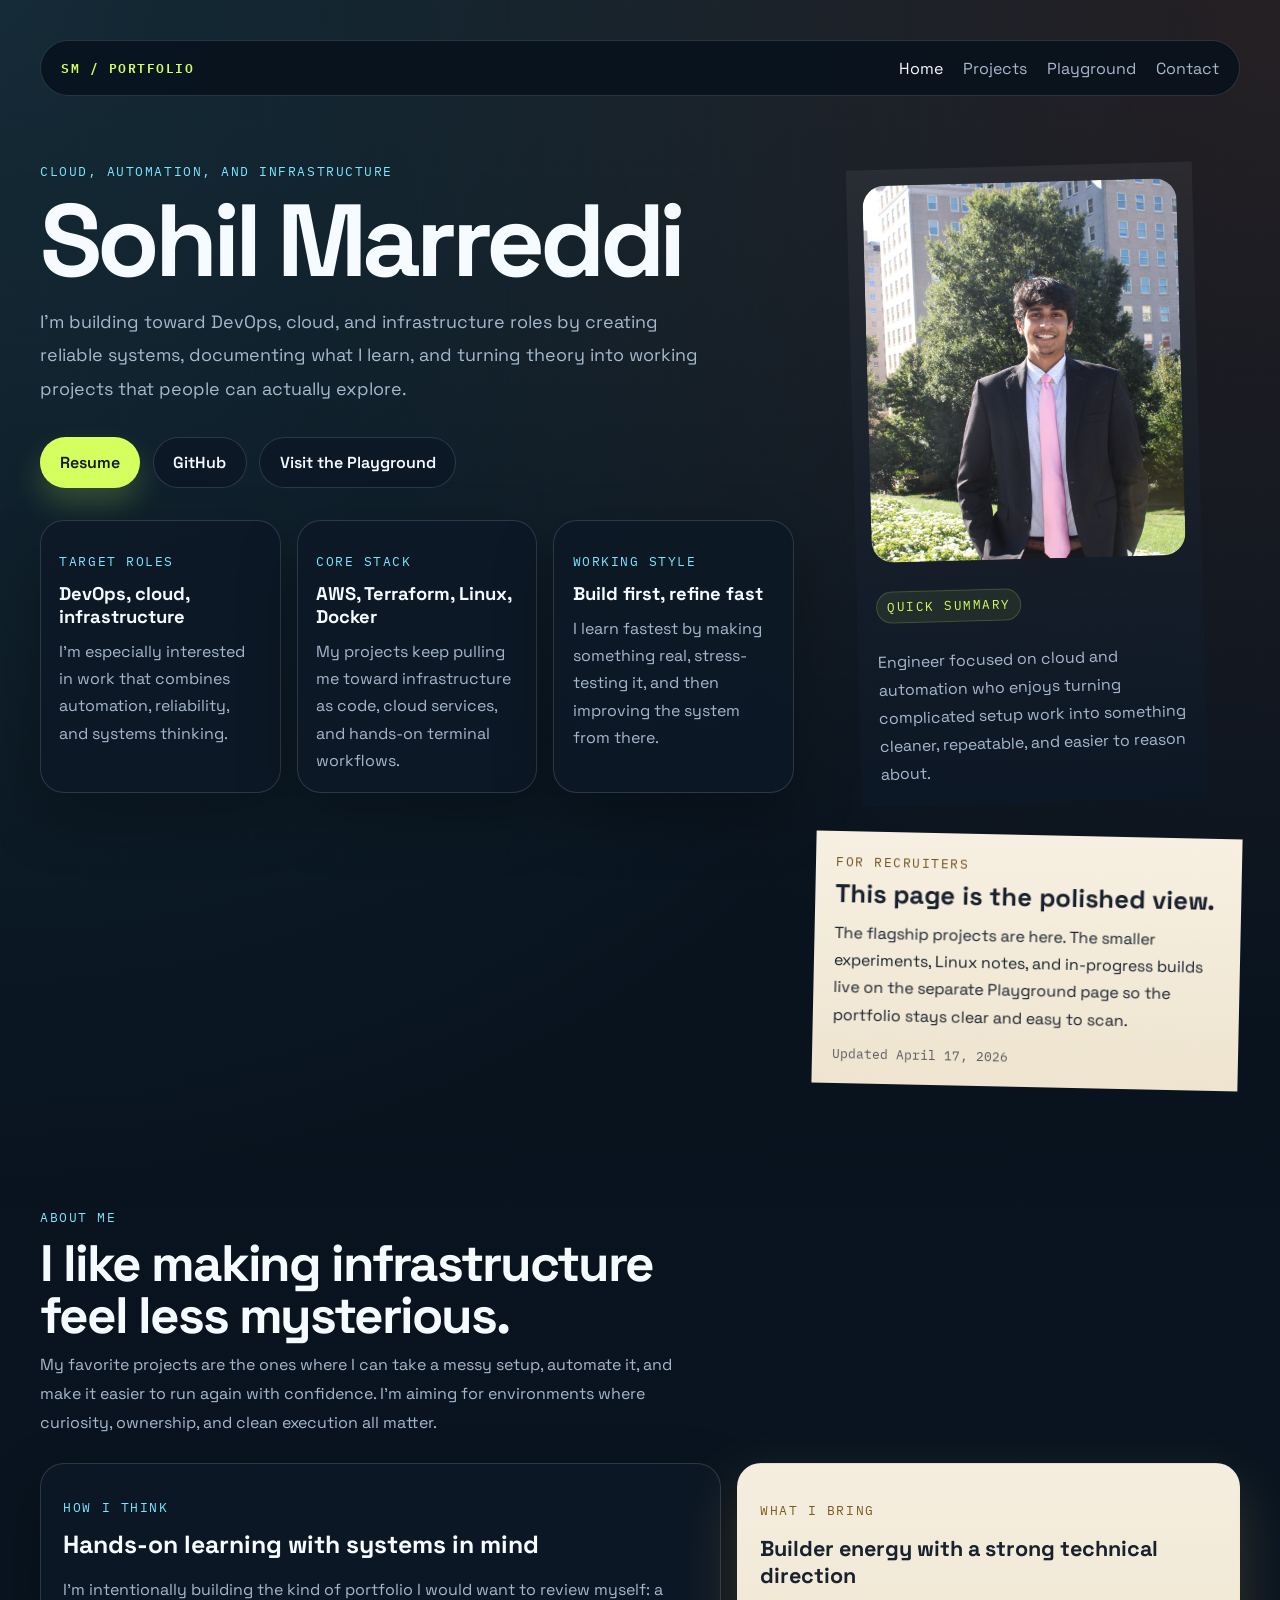
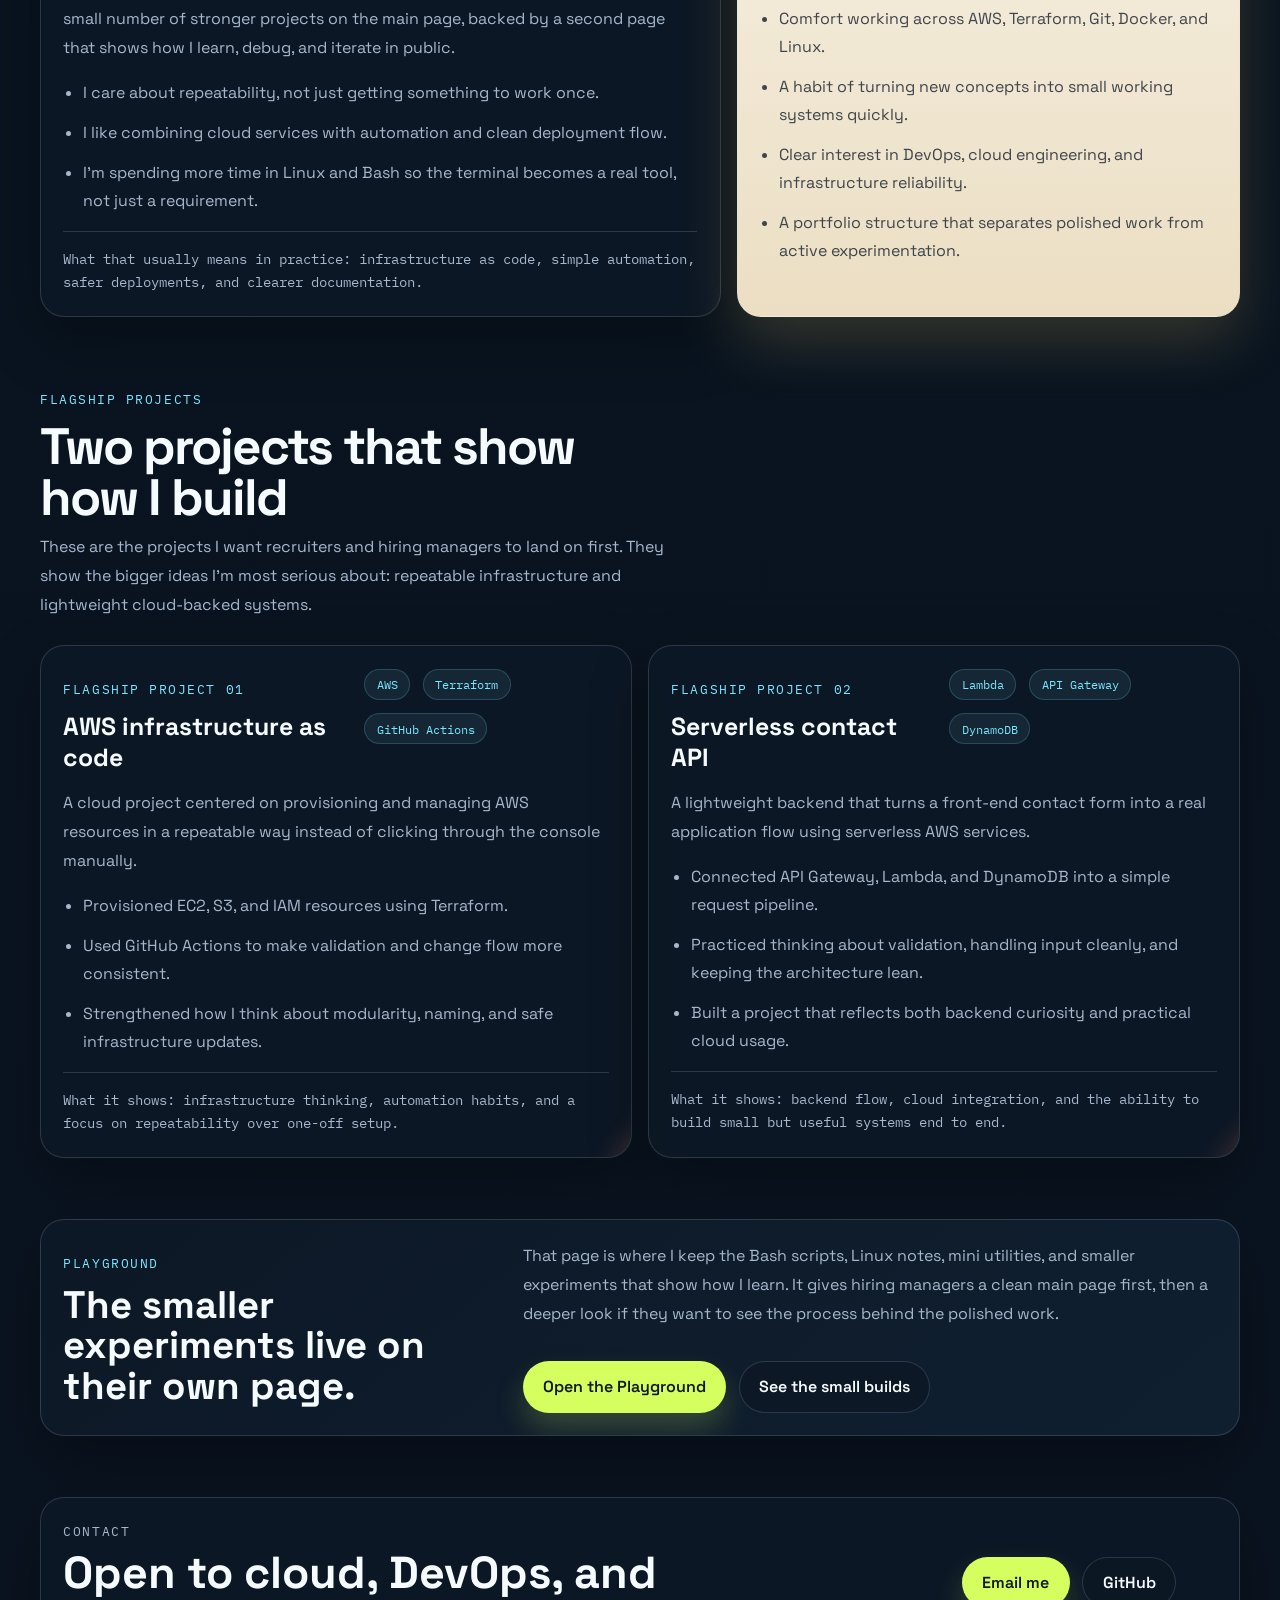
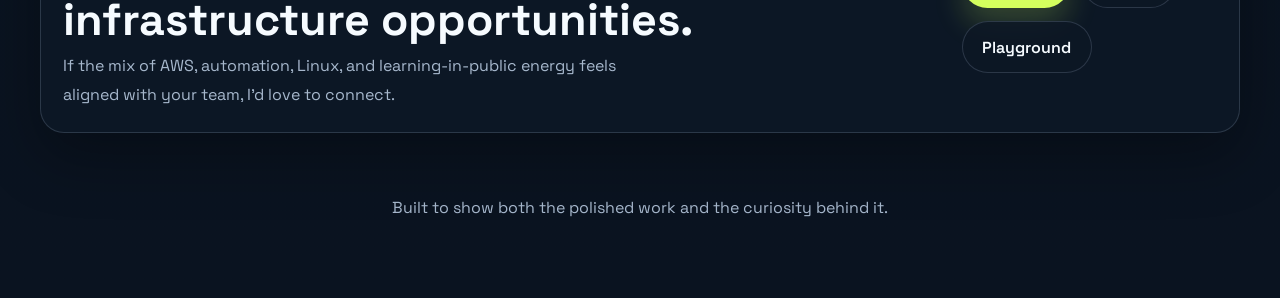
<file: index.html>
<!DOCTYPE html>
<html lang="en">
  <head>
    <meta charset="UTF-8" />
    <meta name="viewport" content="width=device-width, initial-scale=1.0" />
    <meta
      name="description"
      content="Sohil Marreddi is building toward cloud, DevOps, and infrastructure roles through hands-on AWS, Terraform, serverless, Linux, and automation projects."
    />
    <title>Sohil Marreddi | Cloud and DevOps Portfolio</title>

    <link rel="preconnect" href="https://fonts.googleapis.com" />
    <link rel="preconnect" href="https://fonts.gstatic.com" crossorigin />
    <link
      href="https://fonts.googleapis.com/css2?family=IBM+Plex+Mono:wght@400;500;600&amp;family=Space+Grotesk:wght@400;500;700&amp;display=swap"
      rel="stylesheet"
    />

    <link rel="stylesheet" href="style.css" />
  </head>

  <body>
    <div class="page-shell">
      <header class="hero" id="top">
        <nav class="topbar" aria-label="Primary">
          <a class="brand" href="index.html">SM / Portfolio</a>

          <div class="nav-links">
            <a href="index.html" aria-current="page">Home</a>
            <a href="#projects">Projects</a>
            <a href="playground.html">Playground</a>
            <a href="#contact">Contact</a>
          </div>
        </nav>

        <div class="hero-grid">
          <div class="hero-copy">
            <p class="eyebrow">Cloud, automation, and infrastructure</p>
            <h1>Sohil Marreddi</h1>
            <p class="hero-intro">
              I&apos;m building toward DevOps, cloud, and infrastructure roles by
              creating reliable systems, documenting what I learn, and turning
              theory into working projects that people can actually explore.
            </p>

            <div class="hero-actions">
              <a
                class="button button-primary"
                href="assets/SohilMarreddi_Resume.pdf"
                target="_blank"
                rel="noreferrer"
                >Resume</a
              >
              <a
                class="button button-secondary"
                href="https://github.com/sohil2504"
                target="_blank"
                rel="noreferrer"
                >GitHub</a
              >
              <a class="button button-secondary" href="playground.html">Visit the Playground</a>
            </div>

            <div class="signal-grid">
              <article class="signal-card">
                <p class="card-label">Target Roles</p>
                <h2>DevOps, cloud, infrastructure</h2>
                <p>
                  I&apos;m especially interested in work that combines automation,
                  reliability, and systems thinking.
                </p>
              </article>

              <article class="signal-card">
                <p class="card-label">Core Stack</p>
                <h2>AWS, Terraform, Linux, Docker</h2>
                <p>
                  My projects keep pulling me toward infrastructure as code,
                  cloud services, and hands-on terminal workflows.
                </p>
              </article>

              <article class="signal-card">
                <p class="card-label">Working Style</p>
                <h2>Build first, refine fast</h2>
                <p>
                  I learn fastest by making something real, stress-testing it,
                  and then improving the system from there.
                </p>
              </article>
            </div>
          </div>

          <div class="hero-side">
            <figure class="profile-card">
              <div class="profile-frame">
                <img src="assets/Profile-fixed.jpg" alt="Portrait of Sohil Marreddi" />
              </div>

              <figcaption>
                <p class="profile-tag">Quick Summary</p>
                <p>
                  Engineer focused on cloud and automation who enjoys turning
                  complicated setup work into something cleaner, repeatable, and
                  easier to reason about.
                </p>
              </figcaption>
            </figure>

            <article class="note-card">
              <p class="note-label">For recruiters</p>
              <h2>This page is the polished view.</h2>
              <p>
                The flagship projects are here. The smaller experiments, Linux
                notes, and in-progress builds live on the separate Playground
                page so the portfolio stays clear and easy to scan.
              </p>
              <time datetime="2026-04-17">Updated April 17, 2026</time>
            </article>
          </div>
        </div>
      </header>

      <main>
        <section class="section" id="about">
          <div class="section-heading">
            <p class="section-tag">About Me</p>
            <h2>I like making infrastructure feel less mysterious.</h2>
            <p>
              My favorite projects are the ones where I can take a messy setup,
              automate it, and make it easier to run again with confidence. I&apos;m
              aiming for environments where curiosity, ownership, and clean
              execution all matter.
            </p>
          </div>

          <div class="about-grid">
            <article class="story-card">
              <div class="story-top">
                <div>
                  <p class="card-label">How I Think</p>
                  <h3>Hands-on learning with systems in mind</h3>
                </div>
              </div>

              <p class="story-copy">
                I&apos;m intentionally building the kind of portfolio I would want
                to review myself: a small number of stronger projects on the main
                page, backed by a second page that shows how I learn, debug, and
                iterate in public.
              </p>

              <ul class="story-list">
                <li>I care about repeatability, not just getting something to work once.</li>
                <li>I like combining cloud services with automation and clean deployment flow.</li>
                <li>I&apos;m spending more time in Linux and Bash so the terminal becomes a real tool, not just a requirement.</li>
              </ul>

              <p class="mini-note">
                What that usually means in practice: infrastructure as code,
                simple automation, safer deployments, and clearer documentation.
              </p>
            </article>

            <article class="experiment-card accent-paper">
              <p class="card-label">What I Bring</p>
              <h3>Builder energy with a strong technical direction</h3>
              <ul class="story-list">
                <li>Comfort working across AWS, Terraform, Git, Docker, and Linux.</li>
                <li>A habit of turning new concepts into small working systems quickly.</li>
                <li>Clear interest in DevOps, cloud engineering, and infrastructure reliability.</li>
                <li>A portfolio structure that separates polished work from active experimentation.</li>
              </ul>
            </article>
          </div>
        </section>

        <section class="section" id="projects">
          <div class="section-heading">
            <p class="section-tag">Flagship Projects</p>
            <h2>Two projects that show how I build</h2>
            <p>
              These are the projects I want recruiters and hiring managers to
              land on first. They show the bigger ideas I&apos;m most serious about:
              repeatable infrastructure and lightweight cloud-backed systems.
            </p>
          </div>

          <div class="flagship-grid">
            <article class="story-card flagship-card">
              <div class="story-top">
                <div>
                  <p class="card-label">Flagship Project 01</p>
                  <h3>AWS infrastructure as code</h3>
                </div>

                <div class="chip-row" aria-label="AWS infrastructure stack">
                  <span class="chip">AWS</span>
                  <span class="chip">Terraform</span>
                  <span class="chip">GitHub Actions</span>
                </div>
              </div>

              <p class="story-copy">
                A cloud project centered on provisioning and managing AWS
                resources in a repeatable way instead of clicking through the
                console manually.
              </p>

              <ul class="story-list">
                <li>Provisioned EC2, S3, and IAM resources using Terraform.</li>
                <li>Used GitHub Actions to make validation and change flow more consistent.</li>
                <li>Strengthened how I think about modularity, naming, and safe infrastructure updates.</li>
              </ul>

              <p class="mini-note">
                What it shows: infrastructure thinking, automation habits, and
                a focus on repeatability over one-off setup.
              </p>
            </article>

            <article class="story-card flagship-card">
              <div class="story-top">
                <div>
                  <p class="card-label">Flagship Project 02</p>
                  <h3>Serverless contact API</h3>
                </div>

                <div class="chip-row" aria-label="Serverless stack">
                  <span class="chip">Lambda</span>
                  <span class="chip">API Gateway</span>
                  <span class="chip">DynamoDB</span>
                </div>
              </div>

              <p class="story-copy">
                A lightweight backend that turns a front-end contact form into a
                real application flow using serverless AWS services.
              </p>

              <ul class="story-list">
                <li>Connected API Gateway, Lambda, and DynamoDB into a simple request pipeline.</li>
                <li>Practiced thinking about validation, handling input cleanly, and keeping the architecture lean.</li>
                <li>Built a project that reflects both backend curiosity and practical cloud usage.</li>
              </ul>

              <p class="mini-note">
                What it shows: backend flow, cloud integration, and the ability
                to build small but useful systems end to end.
              </p>
            </article>
          </div>
        </section>

        <section class="section" id="playground-preview">
          <div class="blueprint-card">
            <div>
              <p class="section-tag">Playground</p>
              <h2>The smaller experiments live on their own page.</h2>
            </div>

            <div class="preview-copy">
              <p>
                That page is where I keep the Bash scripts, Linux notes, mini
                utilities, and smaller experiments that show how I learn. It
                gives hiring managers a clean main page first, then a deeper
                look if they want to see the process behind the polished work.
              </p>

              <div class="hero-actions">
                <a class="button button-primary" href="playground.html">Open the Playground</a>
                <a class="button button-secondary" href="playground.html#experiments"
                  >See the small builds</a
                >
              </div>
            </div>
          </div>
        </section>

        <section class="section" id="contact">
          <div class="contact-card">
            <div>
              <p class="section-tag">Contact</p>
              <h2>Open to cloud, DevOps, and infrastructure opportunities.</h2>
              <p>
                If the mix of AWS, automation, Linux, and learning-in-public
                energy feels aligned with your team, I&apos;d love to connect.
              </p>
            </div>

            <div class="contact-actions">
              <a class="button button-primary" href="mailto:sohilsaim@gmail.com">Email me</a>
              <a
                class="button button-secondary"
                href="https://github.com/sohil2504"
                target="_blank"
                rel="noreferrer"
                >GitHub</a
              >
              <a class="button button-secondary" href="playground.html">Playground</a>
            </div>
          </div>
        </section>
      </main>

      <footer class="site-footer">
        <p>Built to show both the polished work and the curiosity behind it.</p>
      </footer>
    </div>
  </body>
</html>
</file>
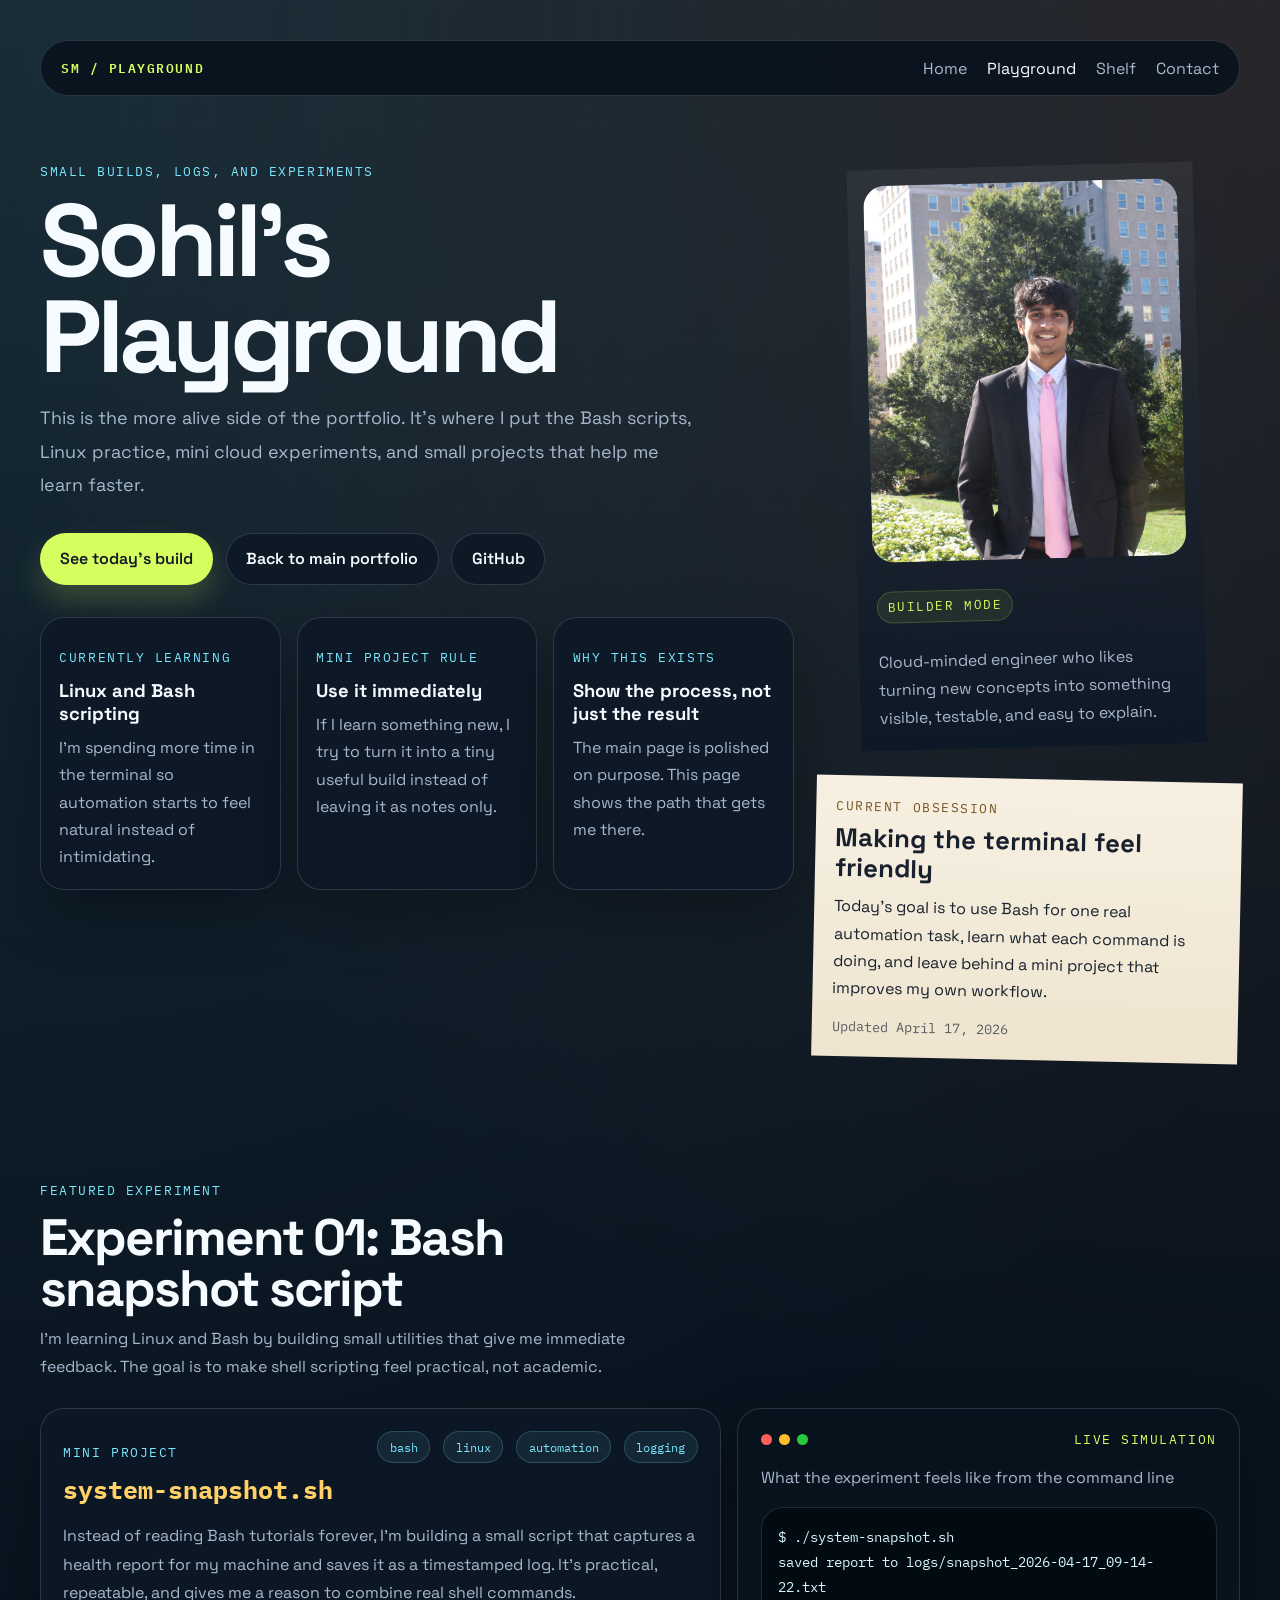
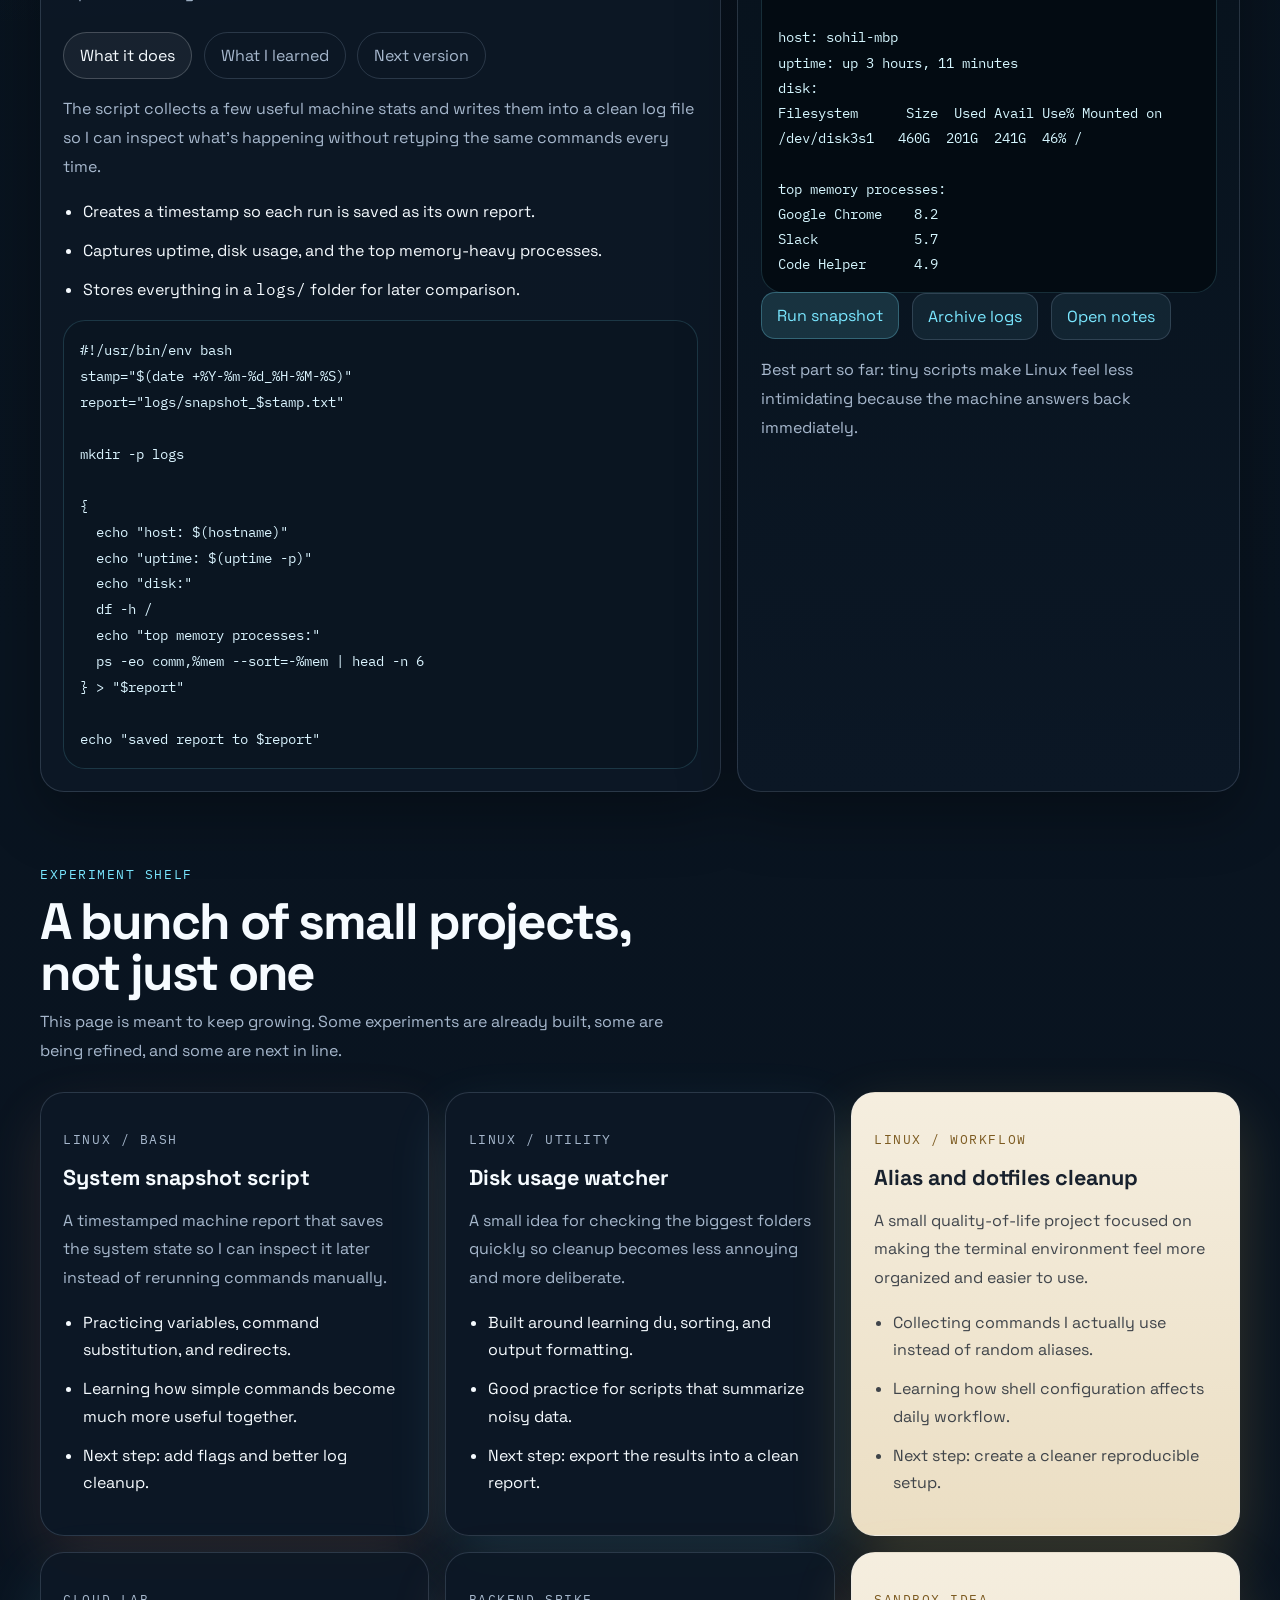
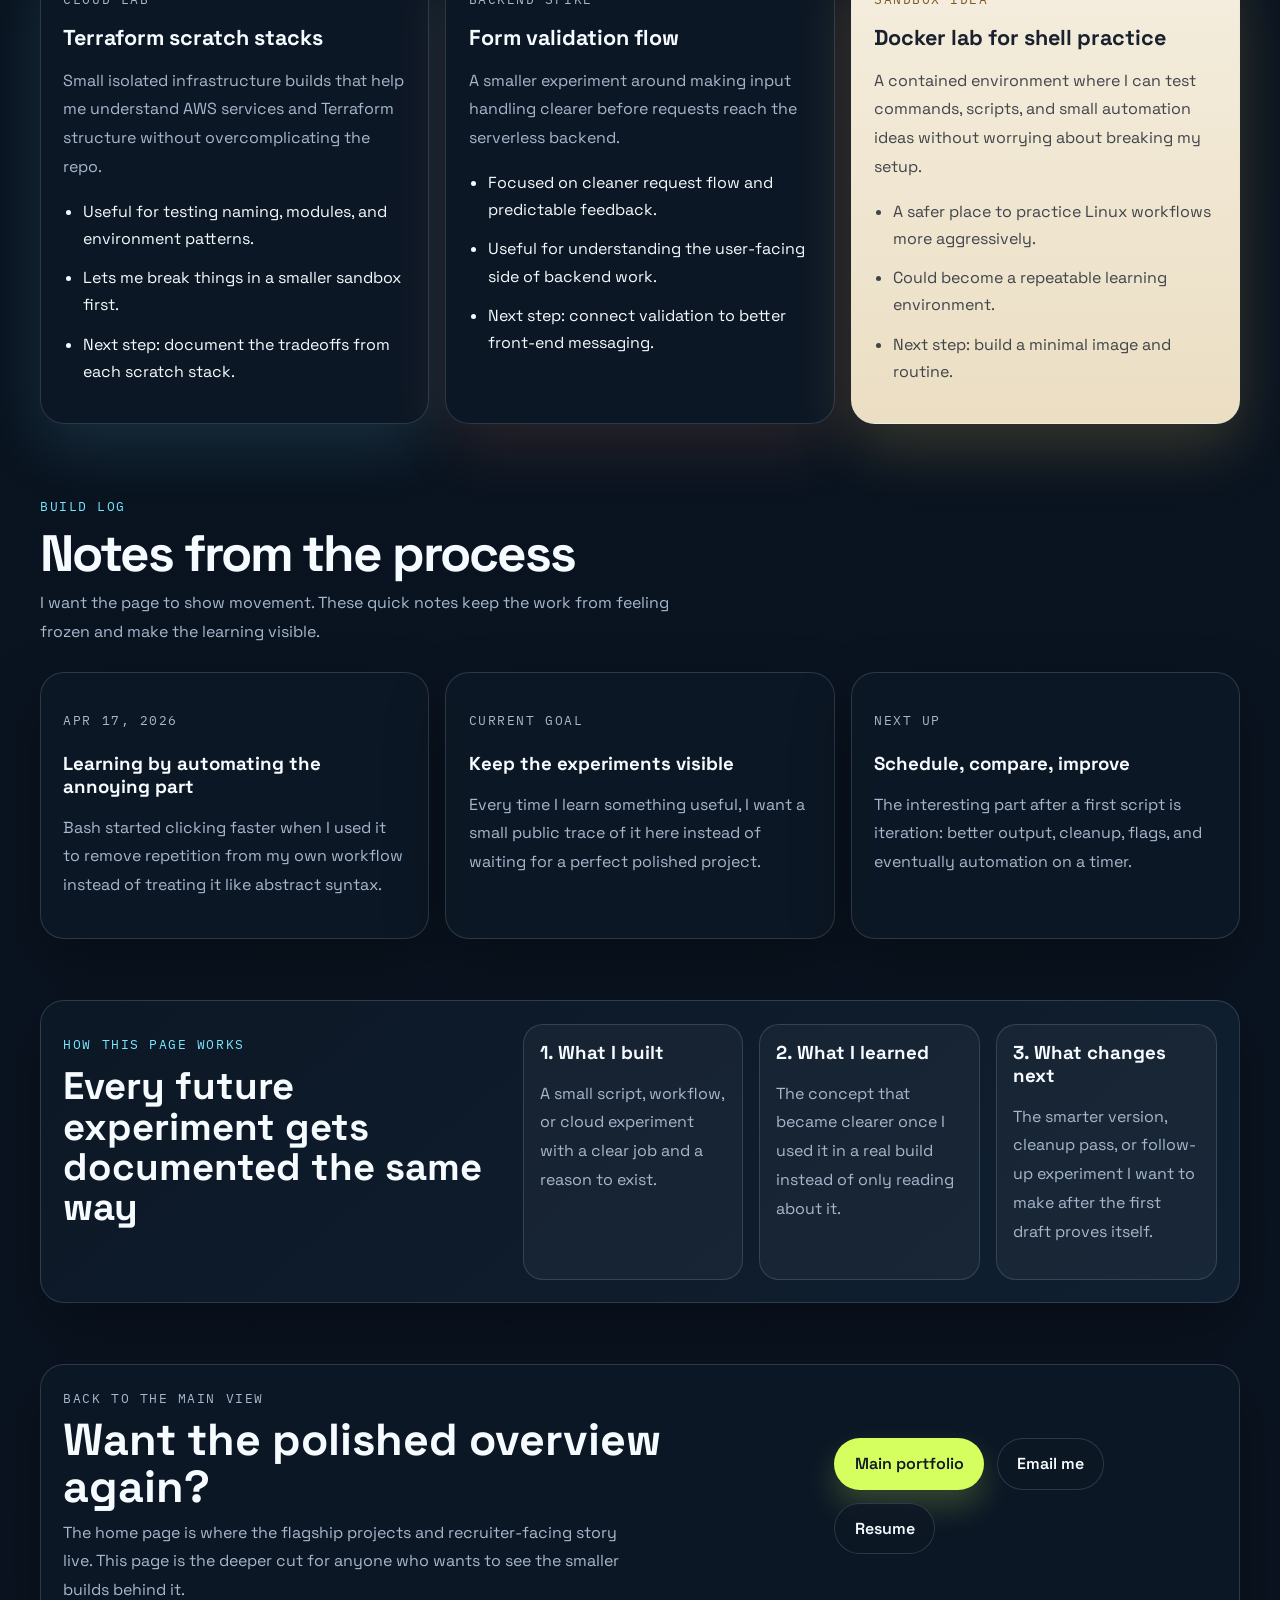
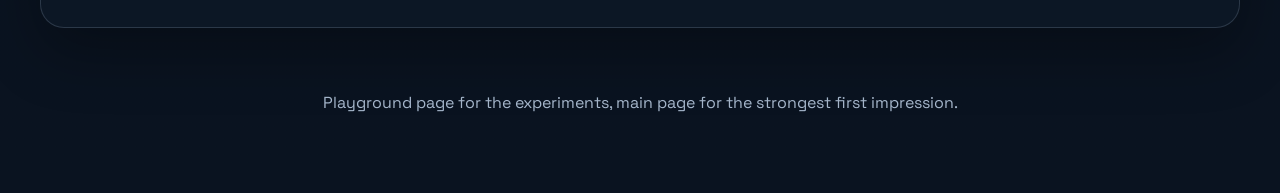
<file: playground.html>
<!DOCTYPE html>
<html lang="en">
  <head>
    <meta charset="UTF-8" />
    <meta name="viewport" content="width=device-width, initial-scale=1.0" />
    <meta
      name="description"
      content="Sohil's Playground is a living page of Bash, Linux, cloud, and mini-project experiments built while learning in public."
    />
    <title>Sohil&apos;s Playground | Small Projects and Experiments</title>

    <link rel="preconnect" href="https://fonts.googleapis.com" />
    <link rel="preconnect" href="https://fonts.gstatic.com" crossorigin />
    <link
      href="https://fonts.googleapis.com/css2?family=IBM+Plex+Mono:wght@400;500;600&amp;family=Space+Grotesk:wght@400;500;700&amp;display=swap"
      rel="stylesheet"
    />

    <link rel="stylesheet" href="style.css" />
  </head>

  <body>
    <div class="page-shell">
      <header class="hero" id="top">
        <nav class="topbar" aria-label="Primary">
          <a class="brand" href="index.html">SM / Playground</a>

          <div class="nav-links">
            <a href="index.html">Home</a>
            <a href="playground.html" aria-current="page">Playground</a>
            <a href="#experiments">Shelf</a>
            <a href="#contact">Contact</a>
          </div>
        </nav>

        <div class="hero-grid">
          <div class="hero-copy">
            <p class="eyebrow">Small builds, logs, and experiments</p>
            <h1>Sohil&apos;s Playground</h1>
            <p class="hero-intro">
              This is the more alive side of the portfolio. It&apos;s where I put
              the Bash scripts, Linux practice, mini cloud experiments, and
              small projects that help me learn faster.
            </p>

            <div class="hero-actions">
              <a class="button button-primary" href="#now">See today&apos;s build</a>
              <a class="button button-secondary" href="index.html">Back to main portfolio</a>
              <a
                class="button button-secondary"
                href="https://github.com/sohil2504"
                target="_blank"
                rel="noreferrer"
                >GitHub</a
              >
            </div>

            <div class="signal-grid">
              <article class="signal-card">
                <p class="card-label">Currently Learning</p>
                <h2>Linux and Bash scripting</h2>
                <p>
                  I&apos;m spending more time in the terminal so automation starts to
                  feel natural instead of intimidating.
                </p>
              </article>

              <article class="signal-card">
                <p class="card-label">Mini Project Rule</p>
                <h2>Use it immediately</h2>
                <p>
                  If I learn something new, I try to turn it into a tiny useful
                  build instead of leaving it as notes only.
                </p>
              </article>

              <article class="signal-card">
                <p class="card-label">Why This Exists</p>
                <h2>Show the process, not just the result</h2>
                <p>
                  The main page is polished on purpose. This page shows the path
                  that gets me there.
                </p>
              </article>
            </div>
          </div>

          <div class="hero-side">
            <figure class="profile-card">
              <div class="profile-frame">
                <img src="assets/Profile-fixed.jpg" alt="Portrait of Sohil Marreddi" />
              </div>

              <figcaption>
                <p class="profile-tag">Builder Mode</p>
                <p>
                  Cloud-minded engineer who likes turning new concepts into
                  something visible, testable, and easy to explain.
                </p>
              </figcaption>
            </figure>

            <article class="note-card">
              <p class="note-label">Current obsession</p>
              <h2>Making the terminal feel friendly</h2>
              <p>
                Today&apos;s goal is to use Bash for one real automation task, learn
                what each command is doing, and leave behind a mini project that
                improves my own workflow.
              </p>
              <time datetime="2026-04-17">Updated April 17, 2026</time>
            </article>
          </div>
        </div>
      </header>

      <main>
        <section class="section" id="now">
          <div class="section-heading">
            <p class="section-tag">Featured Experiment</p>
            <h2>Experiment 01: Bash snapshot script</h2>
            <p>
              I&apos;m learning Linux and Bash by building small utilities that give
              me immediate feedback. The goal is to make shell scripting feel
              practical, not academic.
            </p>
          </div>

          <div class="feature-grid">
            <article class="story-card">
              <div class="story-top">
                <div>
                  <p class="card-label">Mini Project</p>
                  <h3><code>system-snapshot.sh</code></h3>
                </div>

                <div class="chip-row" aria-label="Featured experiment tags">
                  <span class="chip">bash</span>
                  <span class="chip">linux</span>
                  <span class="chip">automation</span>
                  <span class="chip">logging</span>
                </div>
              </div>

              <p class="story-copy">
                Instead of reading Bash tutorials forever, I&apos;m building a small
                script that captures a health report for my machine and saves it
                as a timestamped log. It&apos;s practical, repeatable, and gives me
                a reason to combine real shell commands.
              </p>

              <div class="panel-switcher" role="tablist" aria-label="Experiment details">
                <button class="panel-button active" data-panel-target="does" aria-pressed="true">
                  What it does
                </button>
                <button class="panel-button" data-panel-target="learned" aria-pressed="false">
                  What I learned
                </button>
                <button class="panel-button" data-panel-target="next" aria-pressed="false">
                  Next version
                </button>
              </div>

              <div class="panel-stack">
                <div class="panel active" data-panel="does">
                  <p>
                    The script collects a few useful machine stats and writes
                    them into a clean log file so I can inspect what&apos;s
                    happening without retyping the same commands every time.
                  </p>
                  <ul>
                    <li>Creates a timestamp so each run is saved as its own report.</li>
                    <li>Captures uptime, disk usage, and the top memory-heavy processes.</li>
                    <li>Stores everything in a <code>logs/</code> folder for later comparison.</li>
                  </ul>
                </div>

                <div class="panel" data-panel="learned">
                  <p>
                    Bash started feeling less abstract once I had a real script
                    to shape. A few concepts clicked immediately when they were
                    attached to something useful.
                  </p>
                  <ul>
                    <li><code>#!/usr/bin/env bash</code> and <code>chmod +x</code> finally felt concrete.</li>
                    <li><code>$(...)</code> command substitution made variables much more intuitive.</li>
                    <li>Pipes, redirects, and tools like <code>ps</code> and <code>df</code> make more sense together than in isolation.</li>
                  </ul>
                </div>

                <div class="panel" data-panel="next">
                  <p>
                    Once the first version works, I want to treat it like a real
                    mini tool instead of stopping at a one-time script.
                  </p>
                  <ul>
                    <li>Add flags like <code>--quick</code> and <code>--full</code> for different report sizes.</li>
                    <li>Archive older logs automatically so the folder stays clean.</li>
                    <li>Eventually schedule snapshots on a timer to compare system state over time.</li>
                  </ul>
                </div>
              </div>

              <div class="code-block">
                <pre><code>#!/usr/bin/env bash
stamp="$(date +%Y-%m-%d_%H-%M-%S)"
report="logs/snapshot_$stamp.txt"

mkdir -p logs

{
  echo "host: $(hostname)"
  echo "uptime: $(uptime -p)"
  echo "disk:"
  df -h /
  echo "top memory processes:"
  ps -eo comm,%mem --sort=-%mem | head -n 6
} &gt; "$report"

echo "saved report to $report"</code></pre>
              </div>
            </article>

            <aside class="terminal-card">
              <div class="terminal-header">
                <div class="terminal-dots" aria-hidden="true">
                  <span class="dot dot-red"></span>
                  <span class="dot dot-amber"></span>
                  <span class="dot dot-green"></span>
                </div>

                <span class="terminal-chip">live simulation</span>
              </div>

              <p class="terminal-label">What the experiment feels like from the command line</p>

              <pre class="terminal-output" id="terminal-output" aria-live="polite">$ ./system-snapshot.sh
saved report to logs/snapshot_2026-04-17_09-14-22.txt

host: sohil-mbp
uptime: up 3 hours, 11 minutes
disk:
Filesystem      Size  Used Avail Use% Mounted on
/dev/disk3s1   460G  201G  241G  46% /

top memory processes:
Google Chrome    8.2
Slack            5.7
Code Helper      4.9</pre>

              <div class="terminal-actions">
                <button class="terminal-button active" data-command="scan">Run snapshot</button>
                <button class="terminal-button" data-command="archive">Archive logs</button>
                <button class="terminal-button" data-command="notes">Open notes</button>
              </div>

              <div class="terminal-footer">
                <p>
                  Best part so far: tiny scripts make Linux feel less
                  intimidating because the machine answers back immediately.
                </p>
              </div>
            </aside>
          </div>
        </section>

        <section class="section" id="experiments">
          <div class="section-heading">
            <p class="section-tag">Experiment Shelf</p>
            <h2>A bunch of small projects, not just one</h2>
            <p>
              This page is meant to keep growing. Some experiments are already
              built, some are being refined, and some are next in line.
            </p>
          </div>

          <div class="experiment-grid">
            <article class="experiment-card accent-coral">
              <p class="card-label">Linux / Bash</p>
              <h3>System snapshot script</h3>
              <p>
                A timestamped machine report that saves the system state so I
                can inspect it later instead of rerunning commands manually.
              </p>
              <ul class="experiment-list">
                <li>Practicing variables, command substitution, and redirects.</li>
                <li>Learning how simple commands become much more useful together.</li>
                <li>Next step: add flags and better log cleanup.</li>
              </ul>
            </article>

            <article class="experiment-card accent-cyan">
              <p class="card-label">Linux / Utility</p>
              <h3>Disk usage watcher</h3>
              <p>
                A small idea for checking the biggest folders quickly so cleanup
                becomes less annoying and more deliberate.
              </p>
              <ul class="experiment-list">
                <li>Built around learning <code>du</code>, sorting, and output formatting.</li>
                <li>Good practice for scripts that summarize noisy data.</li>
                <li>Next step: export the results into a clean report.</li>
              </ul>
            </article>

            <article class="experiment-card accent-paper">
              <p class="card-label">Linux / Workflow</p>
              <h3>Alias and dotfiles cleanup</h3>
              <p>
                A small quality-of-life project focused on making the terminal
                environment feel more organized and easier to use.
              </p>
              <ul class="experiment-list">
                <li>Collecting commands I actually use instead of random aliases.</li>
                <li>Learning how shell configuration affects daily workflow.</li>
                <li>Next step: create a cleaner reproducible setup.</li>
              </ul>
            </article>

            <article class="experiment-card accent-cyan">
              <p class="card-label">Cloud Lab</p>
              <h3>Terraform scratch stacks</h3>
              <p>
                Small isolated infrastructure builds that help me understand AWS
                services and Terraform structure without overcomplicating the repo.
              </p>
              <ul class="experiment-list">
                <li>Useful for testing naming, modules, and environment patterns.</li>
                <li>Lets me break things in a smaller sandbox first.</li>
                <li>Next step: document the tradeoffs from each scratch stack.</li>
              </ul>
            </article>

            <article class="experiment-card accent-coral">
              <p class="card-label">Backend Spike</p>
              <h3>Form validation flow</h3>
              <p>
                A smaller experiment around making input handling clearer before
                requests reach the serverless backend.
              </p>
              <ul class="experiment-list">
                <li>Focused on cleaner request flow and predictable feedback.</li>
                <li>Useful for understanding the user-facing side of backend work.</li>
                <li>Next step: connect validation to better front-end messaging.</li>
              </ul>
            </article>

            <article class="experiment-card accent-paper">
              <p class="card-label">Sandbox Idea</p>
              <h3>Docker lab for shell practice</h3>
              <p>
                A contained environment where I can test commands, scripts, and
                small automation ideas without worrying about breaking my setup.
              </p>
              <ul class="experiment-list">
                <li>A safer place to practice Linux workflows more aggressively.</li>
                <li>Could become a repeatable learning environment.</li>
                <li>Next step: build a minimal image and routine.</li>
              </ul>
            </article>
          </div>
        </section>

        <section class="section" id="logbook">
          <div class="section-heading">
            <p class="section-tag">Build Log</p>
            <h2>Notes from the process</h2>
            <p>
              I want the page to show movement. These quick notes keep the work
              from feeling frozen and make the learning visible.
            </p>
          </div>

          <div class="logbook-grid">
            <article class="log-entry">
              <p class="log-date">Apr 17, 2026</p>
              <h3>Learning by automating the annoying part</h3>
              <p>
                Bash started clicking faster when I used it to remove repetition
                from my own workflow instead of treating it like abstract syntax.
              </p>
            </article>

            <article class="log-entry">
              <p class="log-date">Current goal</p>
              <h3>Keep the experiments visible</h3>
              <p>
                Every time I learn something useful, I want a small public trace
                of it here instead of waiting for a perfect polished project.
              </p>
            </article>

            <article class="log-entry">
              <p class="log-date">Next up</p>
              <h3>Schedule, compare, improve</h3>
              <p>
                The interesting part after a first script is iteration:
                better output, cleanup, flags, and eventually automation on a timer.
              </p>
            </article>
          </div>
        </section>

        <section class="section" id="playbook">
          <div class="blueprint-card">
            <div>
              <p class="section-tag">How This Page Works</p>
              <h2>Every future experiment gets documented the same way</h2>
            </div>

            <div class="blueprint-grid">
              <article>
                <h3>1. What I built</h3>
                <p>
                  A small script, workflow, or cloud experiment with a clear job
                  and a reason to exist.
                </p>
              </article>

              <article>
                <h3>2. What I learned</h3>
                <p>
                  The concept that became clearer once I used it in a real build
                  instead of only reading about it.
                </p>
              </article>

              <article>
                <h3>3. What changes next</h3>
                <p>
                  The smarter version, cleanup pass, or follow-up experiment I
                  want to make after the first draft proves itself.
                </p>
              </article>
            </div>
          </div>
        </section>

        <section class="section" id="contact">
          <div class="contact-card">
            <div>
              <p class="section-tag">Back To The Main View</p>
              <h2>Want the polished overview again?</h2>
              <p>
                The home page is where the flagship projects and recruiter-facing
                story live. This page is the deeper cut for anyone who wants to
                see the smaller builds behind it.
              </p>
            </div>

            <div class="contact-actions">
              <a class="button button-primary" href="index.html">Main portfolio</a>
              <a class="button button-secondary" href="mailto:sohilsaim@gmail.com">Email me</a>
              <a
                class="button button-secondary"
                href="assets/SohilMarreddi_Resume.pdf"
                target="_blank"
                rel="noreferrer"
                >Resume</a
              >
            </div>
          </div>
        </section>
      </main>

      <footer class="site-footer">
        <p>Playground page for the experiments, main page for the strongest first impression.</p>
      </footer>
    </div>

    <script>
      const panelButtons = document.querySelectorAll(".panel-button");
      const panels = document.querySelectorAll(".panel");

      panelButtons.forEach((button) => {
        button.addEventListener("click", () => {
          const target = button.dataset.panelTarget;

          panelButtons.forEach((item) => {
            const isActive = item === button;
            item.classList.toggle("active", isActive);
            item.setAttribute("aria-pressed", String(isActive));
          });

          panels.forEach((panel) => {
            panel.classList.toggle("active", panel.dataset.panel === target);
          });
        });
      });

      const terminalOutput = document.getElementById("terminal-output");
      const terminalButtons = document.querySelectorAll(".terminal-button");
      const terminalStates = {
        scan: [
          "$ ./system-snapshot.sh",
          "saved report to logs/snapshot_2026-04-17_09-14-22.txt",
          "",
          "host: sohil-mbp",
          "uptime: up 3 hours, 11 minutes",
          "disk:",
          "Filesystem      Size  Used Avail Use% Mounted on",
          "/dev/disk3s1   460G  201G  241G  46% /",
          "",
          "top memory processes:",
          "Google Chrome    8.2",
          "Slack            5.7",
          "Code Helper      4.9",
        ].join("\n"),
        archive: [
          "$ tar -czf logs/archive_2026-04-17.tgz logs/*.txt",
          "archived 4 reports into logs/archive_2026-04-17.tgz",
          "",
          "$ ls logs",
          "archive_2026-04-17.tgz",
          "snapshot_2026-04-16_18-03-02.txt",
          "",
          "next step:",
          "add a cleanup rule so old reports do not pile up",
        ].join("\n"),
        notes: [
          "$ cat notes/bash-lab.md",
          "- practiced command substitution with $(...)",
          "- finally understood why chmod +x matters",
          "- using redirects feels more natural now",
          "- next upgrade: add --quick and --full flags",
        ].join("\n"),
      };

      terminalButtons.forEach((button) => {
        button.addEventListener("click", () => {
          const command = button.dataset.command;

          terminalButtons.forEach((item) => {
            item.classList.toggle("active", item === button);
          });

          terminalOutput.textContent = terminalStates[command];
        });
      });
    </script>
  </body>
</html>
</file>
<file: style.css>
:root {
  --bg: #07111b;
  --bg-soft: #0d1826;
  --panel: rgba(13, 24, 38, 0.88);
  --panel-strong: #0a1521;
  --line: rgba(204, 223, 255, 0.16);
  --text: #f6fbff;
  --muted: #a7b8cd;
  --paper: #f5eedf;
  --paper-ink: #18212d;
  --lime: #d4ff5e;
  --cyan: #7ae7ff;
  --coral: #ff9068;
  --amber: #ffd166;
  --shadow: 0 24px 60px rgba(0, 0, 0, 0.3);
  --radius-lg: 32px;
  --radius-md: 24px;
  --radius-sm: 16px;
  --font-display: "Space Grotesk", sans-serif;
  --font-mono: "IBM Plex Mono", monospace;
}

*,
*::before,
*::after {
  box-sizing: border-box;
}

html {
  scroll-behavior: smooth;
}

body {
  margin: 0;
  min-height: 100vh;
  color: var(--text);
  font-family: var(--font-display);
  background:
    radial-gradient(circle at top left, rgba(122, 231, 255, 0.12), transparent 32%),
    radial-gradient(circle at top right, rgba(255, 144, 104, 0.12), transparent 28%),
    linear-gradient(180deg, #07111b 0%, #091420 45%, #0a1320 100%);
}

body::before {
  position: fixed;
  inset: 0;
  z-index: -1;
  pointer-events: none;
  content: "";
  background-image:
    linear-gradient(rgba(255, 255, 255, 0.04) 1px, transparent 1px),
    linear-gradient(90deg, rgba(255, 255, 255, 0.04) 1px, transparent 1px);
  background-size: 42px 42px;
  opacity: 0.24;
}

img {
  display: block;
  max-width: 100%;
}

a {
  color: inherit;
  text-decoration: none;
}

button {
  font: inherit;
}

code,
pre {
  font-family: var(--font-mono);
}

.page-shell {
  width: min(1200px, calc(100% - 2rem));
  margin: 0 auto;
  padding-bottom: 4rem;
}

.topbar {
  position: sticky;
  top: 1rem;
  z-index: 20;
  display: flex;
  align-items: center;
  justify-content: space-between;
  gap: 1rem;
  margin: 1rem 0 0;
  padding: 1rem 1.25rem;
  border: 1px solid var(--line);
  border-radius: 999px;
  background: rgba(7, 17, 27, 0.82);
  backdrop-filter: blur(18px);
}

.brand,
.eyebrow,
.card-label,
.note-label,
.profile-tag,
.section-tag,
.log-date,
.terminal-chip {
  font-family: var(--font-mono);
  font-size: 0.8rem;
  letter-spacing: 0.12em;
  text-transform: uppercase;
}

.brand {
  color: var(--lime);
  font-weight: 600;
}

.nav-links {
  display: flex;
  flex-wrap: wrap;
  gap: 1.25rem;
}

.nav-links a {
  color: var(--muted);
  transition: color 0.2s ease, transform 0.2s ease;
}

.nav-links a:hover,
.nav-links a:focus-visible {
  color: var(--text);
  transform: translateY(-1px);
}

.nav-links a[aria-current="page"] {
  color: var(--text);
}

.hero {
  padding: 1.5rem 0 1rem;
}

.hero-grid {
  display: grid;
  grid-template-columns: minmax(0, 1.45fr) minmax(290px, 0.82fr);
  gap: 1.25rem;
  align-items: start;
  padding: 3.4rem 0 2rem;
}

.eyebrow,
.section-tag {
  color: var(--cyan);
}

.hero h1 {
  margin: 0.45rem 0 1rem;
  font-size: clamp(3.25rem, 8vw, 6.6rem);
  line-height: 0.94;
  letter-spacing: -0.05em;
  max-width: 10ch;
}

.hero-intro {
  max-width: 60ch;
  margin: 0;
  color: var(--muted);
  font-size: 1.12rem;
  line-height: 1.85;
}

.hero-actions,
.contact-actions,
.terminal-actions,
.chip-row {
  display: flex;
  flex-wrap: wrap;
  gap: 0.8rem;
}

.hero-actions {
  margin: 2rem 0;
}

.button {
  display: inline-flex;
  align-items: center;
  justify-content: center;
  min-height: 48px;
  padding: 0.9rem 1.2rem;
  border: 1px solid var(--line);
  border-radius: 999px;
  font-weight: 600;
  transition: transform 0.2s ease, border-color 0.2s ease, background 0.2s ease;
}

.button:hover,
.button:focus-visible {
  transform: translateY(-2px);
}

.button-primary {
  color: #111827;
  border-color: transparent;
  background: var(--lime);
  box-shadow: 0 16px 30px rgba(212, 255, 94, 0.2);
}

.button-secondary {
  background: rgba(13, 24, 38, 0.86);
  color: var(--text);
}

.signal-grid {
  display: grid;
  grid-template-columns: repeat(3, minmax(0, 1fr));
  gap: 1rem;
}

.signal-card,
.story-card,
.terminal-card,
.experiment-card,
.log-entry,
.blueprint-card,
.contact-card {
  position: relative;
  overflow: hidden;
  border: 1px solid var(--line);
  border-radius: var(--radius-md);
  box-shadow: var(--shadow);
}

.signal-card {
  padding: 1.15rem;
  background: var(--panel);
}

.signal-card h2 {
  margin: 0.35rem 0 0.6rem;
  font-size: 1.15rem;
}

.signal-card p:last-child {
  margin: 0;
  color: var(--muted);
  line-height: 1.7;
}

.hero-side {
  display: grid;
  gap: 1rem;
}

.profile-card {
  padding: 1rem;
  background: linear-gradient(180deg, rgba(255, 255, 255, 0.06), rgba(13, 24, 38, 0.9));
  transform: rotate(-1.5deg);
}

.profile-frame {
  overflow: hidden;
  border-radius: 22px;
  aspect-ratio: 4 / 4.8;
  background: #d6dee8;
}

.profile-frame img {
  width: 100%;
  height: 100%;
  object-fit: cover;
}

.profile-card figcaption {
  padding: 1rem 0.2rem 0.1rem;
}

.profile-tag {
  display: inline-flex;
  padding: 0.4rem 0.6rem;
  color: var(--lime);
  border: 1px solid rgba(212, 255, 94, 0.18);
  border-radius: 999px;
  background: rgba(212, 255, 94, 0.08);
}

.profile-card p:last-child {
  margin: 0.8rem 0 0;
  color: var(--muted);
  line-height: 1.75;
}

.note-card {
  padding: 1.25rem;
  color: var(--paper-ink);
  background: linear-gradient(180deg, #f7f0e2, #eee4cf);
  transform: rotate(1.2deg);
}

.note-label {
  color: #73511e;
}

.note-card h2 {
  margin: 0.4rem 0 0.65rem;
  font-size: 1.6rem;
  line-height: 1.15;
}

.note-card p {
  margin: 0;
  line-height: 1.7;
}

.note-card time {
  display: inline-block;
  margin-top: 1rem;
  font-family: var(--font-mono);
  font-size: 0.84rem;
  color: rgba(24, 33, 45, 0.7);
}

.section {
  padding: 3.8rem 0 0;
}

.section-heading {
  max-width: 64ch;
  margin-bottom: 1.6rem;
}

.section-heading h2 {
  margin: 0.35rem 0 0.65rem;
  font-size: clamp(2.1rem, 4vw, 3.5rem);
  line-height: 1;
  letter-spacing: -0.04em;
}

.section-heading p:last-child {
  margin: 0;
  color: var(--muted);
  line-height: 1.8;
}

.feature-grid {
  display: grid;
  grid-template-columns: minmax(0, 1.22fr) minmax(320px, 0.9fr);
  gap: 1rem;
  align-items: stretch;
}

.story-card,
.terminal-card,
.experiment-card,
.log-entry,
.contact-card {
  padding: 1.4rem;
  background: var(--panel);
}

.story-card::after,
.terminal-card::after {
  position: absolute;
  inset: auto -35% -35% auto;
  width: 240px;
  height: 240px;
  border-radius: 50%;
  content: "";
  filter: blur(12px);
  opacity: 0.16;
}

.story-card::after {
  background: var(--coral);
}

.terminal-card::after {
  background: var(--cyan);
}

.story-top {
  display: flex;
  align-items: start;
  justify-content: space-between;
  gap: 1rem;
}

.story-top h3 {
  margin: 0.35rem 0 0;
  font-size: 1.55rem;
}

.story-top code {
  color: var(--amber);
}

.card-label,
.log-date {
  color: var(--cyan);
}

.chip {
  padding: 0.42rem 0.72rem;
  border: 1px solid rgba(122, 231, 255, 0.2);
  border-radius: 999px;
  color: var(--cyan);
  background: rgba(122, 231, 255, 0.08);
  font-family: var(--font-mono);
  font-size: 0.78rem;
}

.story-copy,
.panel p,
.terminal-label,
.terminal-footer p,
.experiment-card p,
.log-entry p,
.blueprint-grid p,
.contact-card p {
  color: var(--muted);
  line-height: 1.8;
}

.panel-switcher {
  display: flex;
  flex-wrap: wrap;
  gap: 0.7rem;
  margin: 1.5rem 0 1rem;
}

.panel-button,
.terminal-button {
  cursor: pointer;
  border: 1px solid var(--line);
  transition: transform 0.2s ease, border-color 0.2s ease, background 0.2s ease;
}

.panel-button {
  padding: 0.75rem 1rem;
  border-radius: 999px;
  color: var(--muted);
  background: transparent;
}

.panel-button:hover,
.panel-button:focus-visible,
.panel-button.active {
  color: var(--text);
  background: rgba(255, 255, 255, 0.05);
  border-color: rgba(255, 255, 255, 0.2);
}

.panel-stack {
  min-height: 225px;
}

.panel {
  display: none;
}

.panel.active {
  display: block;
}

.panel ul,
.experiment-list {
  padding-left: 1.2rem;
}

.panel li,
.experiment-list li {
  margin-bottom: 0.75rem;
  line-height: 1.7;
}

.code-block {
  padding: 1rem;
  border: 1px solid rgba(122, 231, 255, 0.16);
  border-radius: 22px;
  background: var(--panel-strong);
}

.code-block pre {
  margin: 0;
  white-space: pre-wrap;
  color: #daf4ff;
  font-size: 0.9rem;
  line-height: 1.8;
}

.terminal-card {
  background: linear-gradient(180deg, #07121c, #0b1725);
}

.terminal-header {
  display: flex;
  align-items: center;
  justify-content: space-between;
  gap: 1rem;
  margin-bottom: 1rem;
}

.terminal-dots {
  display: flex;
  gap: 0.4rem;
}

.dot {
  width: 0.72rem;
  height: 0.72rem;
  border-radius: 50%;
}

.dot-red {
  background: #ff5f57;
}

.dot-amber {
  background: #ffbd2e;
}

.dot-green {
  background: #28c840;
}

.terminal-chip {
  color: var(--lime);
}

.terminal-label {
  margin: 0 0 0.85rem;
}

.terminal-output {
  min-height: 340px;
  margin: 0;
  padding: 1rem;
  overflow: auto;
  border: 1px solid rgba(122, 231, 255, 0.16);
  border-radius: 22px;
  background: #030b12;
  color: #d6f7ff;
  font-size: 0.9rem;
  line-height: 1.75;
  white-space: pre-wrap;
}

.terminal-button {
  padding: 0.75rem 0.95rem;
  border-radius: 14px;
  color: var(--cyan);
  background: rgba(122, 231, 255, 0.08);
}

.terminal-button:hover,
.terminal-button:focus-visible,
.terminal-button.active {
  transform: translateY(-1px);
  border-color: rgba(122, 231, 255, 0.28);
  background: rgba(122, 231, 255, 0.14);
}

.terminal-footer {
  margin-top: 1rem;
}

.experiment-grid,
.logbook-grid,
.blueprint-grid {
  display: grid;
  gap: 1rem;
}

.experiment-grid {
  grid-template-columns: repeat(3, minmax(0, 1fr));
}

.experiment-card h3,
.log-entry h3 {
  margin: 0.35rem 0 0.65rem;
}

.experiment-card h3 {
  font-size: 1.35rem;
}

.accent-coral {
  box-shadow: 0 24px 60px rgba(255, 144, 104, 0.12);
}

.accent-cyan {
  box-shadow: 0 24px 60px rgba(122, 231, 255, 0.12);
}

.accent-paper {
  color: var(--paper-ink);
  background: linear-gradient(180deg, #f5eedf, #ebdec3);
  box-shadow: 0 24px 60px rgba(255, 209, 102, 0.18);
}

.accent-paper .card-label {
  color: #7c5a20;
}

.accent-paper p,
.accent-paper li {
  color: rgba(24, 33, 45, 0.82);
}

.logbook-grid {
  grid-template-columns: repeat(3, minmax(0, 1fr));
}

.log-date {
  display: inline-flex;
  margin-bottom: 0.9rem;
}

.blueprint-card {
  display: grid;
  grid-template-columns: minmax(220px, 0.78fr) minmax(0, 1.22fr);
  gap: 1rem;
  padding: 1.4rem;
  background: linear-gradient(140deg, rgba(13, 24, 38, 0.95), rgba(17, 33, 50, 0.92));
}

.blueprint-card h2 {
  margin: 0.35rem 0 0;
  font-size: clamp(2rem, 3vw, 2.9rem);
  line-height: 1.05;
}

.blueprint-grid {
  grid-template-columns: repeat(3, minmax(0, 1fr));
}

.blueprint-grid article {
  padding: 1rem;
  border: 1px solid var(--line);
  border-radius: 20px;
  background: rgba(255, 255, 255, 0.04);
}

.blueprint-grid h3 {
  margin: 0 0 0.55rem;
}

.contact-card {
  display: flex;
  align-items: center;
  justify-content: space-between;
  gap: 1rem;
}

.contact-card h2 {
  margin: 0.35rem 0 0.55rem;
  font-size: clamp(2rem, 3.5vw, 3rem);
  line-height: 1.05;
}

.contact-card p {
  max-width: 56ch;
  margin: 0;
}

.site-footer {
  padding-top: 3rem;
  text-align: center;
  color: var(--muted);
}

.about-grid,
.flagship-grid {
  display: grid;
  gap: 1rem;
}

.about-grid {
  grid-template-columns: minmax(0, 1.15fr) minmax(280px, 0.85fr);
}

.flagship-grid {
  grid-template-columns: repeat(2, minmax(0, 1fr));
}

.story-list {
  padding-left: 1.2rem;
  margin: 1rem 0 0;
}

.story-list li {
  margin-bottom: 0.75rem;
  color: var(--muted);
  line-height: 1.75;
}

.mini-note {
  margin: 1rem 0 0;
  padding-top: 1rem;
  border-top: 1px solid var(--line);
  color: var(--muted);
  font-family: var(--font-mono);
  font-size: 0.85rem;
  line-height: 1.7;
}

.preview-copy p {
  margin: 0;
  color: var(--muted);
  line-height: 1.8;
}

.preview-copy .hero-actions {
  margin-bottom: 0;
}

.accent-paper .story-list li,
.accent-paper .mini-note {
  color: rgba(24, 33, 45, 0.82);
}

.accent-paper .mini-note {
  border-top-color: rgba(24, 33, 45, 0.14);
}

@media (max-width: 1080px) {
  .hero-grid,
  .feature-grid,
  .blueprint-card {
    grid-template-columns: 1fr;
  }

  .about-grid,
  .flagship-grid {
    grid-template-columns: 1fr;
  }

  .contact-card {
    flex-direction: column;
    align-items: flex-start;
  }

  .signal-grid,
  .experiment-grid,
  .logbook-grid,
  .blueprint-grid {
    grid-template-columns: repeat(2, minmax(0, 1fr));
  }
}

@media (max-width: 760px) {
  .page-shell {
    width: min(100%, calc(100% - 1rem));
  }

  .topbar {
    top: 0.5rem;
    border-radius: 26px;
    flex-direction: column;
    align-items: flex-start;
  }

  .hero-grid {
    padding-top: 2.25rem;
  }

  .hero h1 {
    max-width: none;
  }

  .signal-grid,
  .experiment-grid,
  .logbook-grid,
  .blueprint-grid {
    grid-template-columns: 1fr;
  }

  .about-grid,
  .flagship-grid {
    grid-template-columns: 1fr;
  }

  .story-top {
    flex-direction: column;
  }

  .panel-stack {
    min-height: 0;
  }

  .terminal-output {
    min-height: 280px;
  }

  .profile-card,
  .note-card {
    transform: none;
  }

  .button {
    width: 100%;
  }
}

@media (prefers-reduced-motion: reduce) {
  html {
    scroll-behavior: auto;
  }

  *,
  *::before,
  *::after {
    transition: none !important;
    animation: none !important;
  }
}
</file>
